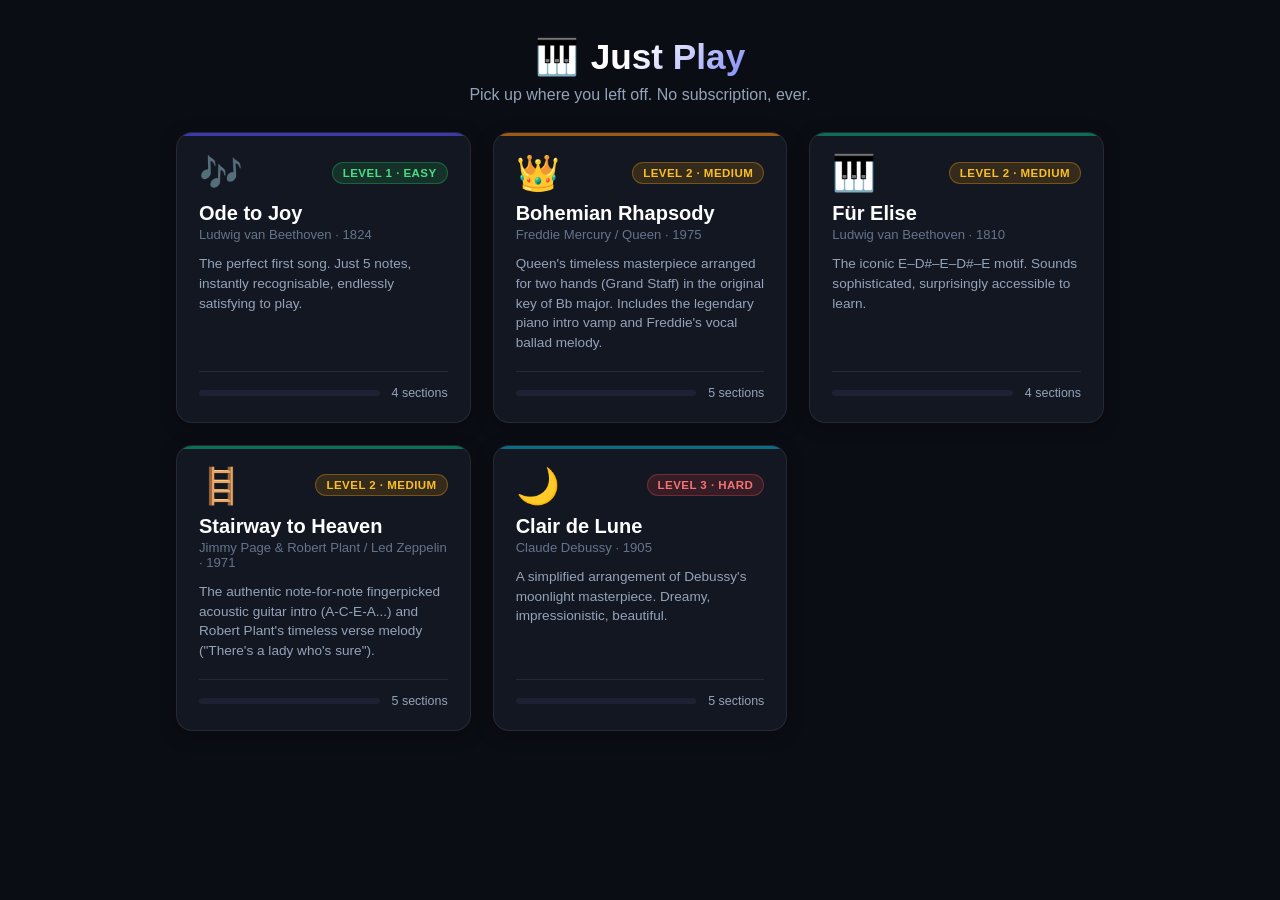
<file: index.html>
<!DOCTYPE html>
<html lang="en">
<head>
  <meta charset="UTF-8">
  <meta name="viewport" content="width=device-width, initial-scale=1.0, viewport-fit=cover">
  <meta name="apple-mobile-web-app-capable" content="yes">
  <meta name="apple-mobile-web-app-status-bar-style" content="black-translucent">
  <meta name="description" content="Just Play — a free piano learning app. No subscription. Pick up where you left off.">
  <title>Just Play 🎹</title>
  <link rel="icon" href="data:image/svg+xml,<svg xmlns=%22http://www.w3.org/2000/svg%22 viewBox=%220 0 100 100%22><text y=%22.9em%22 font-size=%2290%22>🎹</text></svg>">
  <link rel="stylesheet" href="style.css">
</head>
<body>

<div class="home-wrap">

  <!-- Header -->
  <header class="home-header">
    <div class="logo">🎹 <span class="logo-word">Just Play</span></div>
    <p class="tagline">Pick up where you left off. No subscription, ever.</p>
  </header>

  <!-- Resume banner (injected by JS if there's a last-played song) -->
  <div id="resume-container"></div>

  <!-- Song cards grid -->
  <div class="songs-grid" id="songs-grid">
    <!-- Injected by app.js -->
  </div>

</div>

<script src="js/songs.js"></script>
<script src="js/app.js"></script>
</body>
</html>
</file>
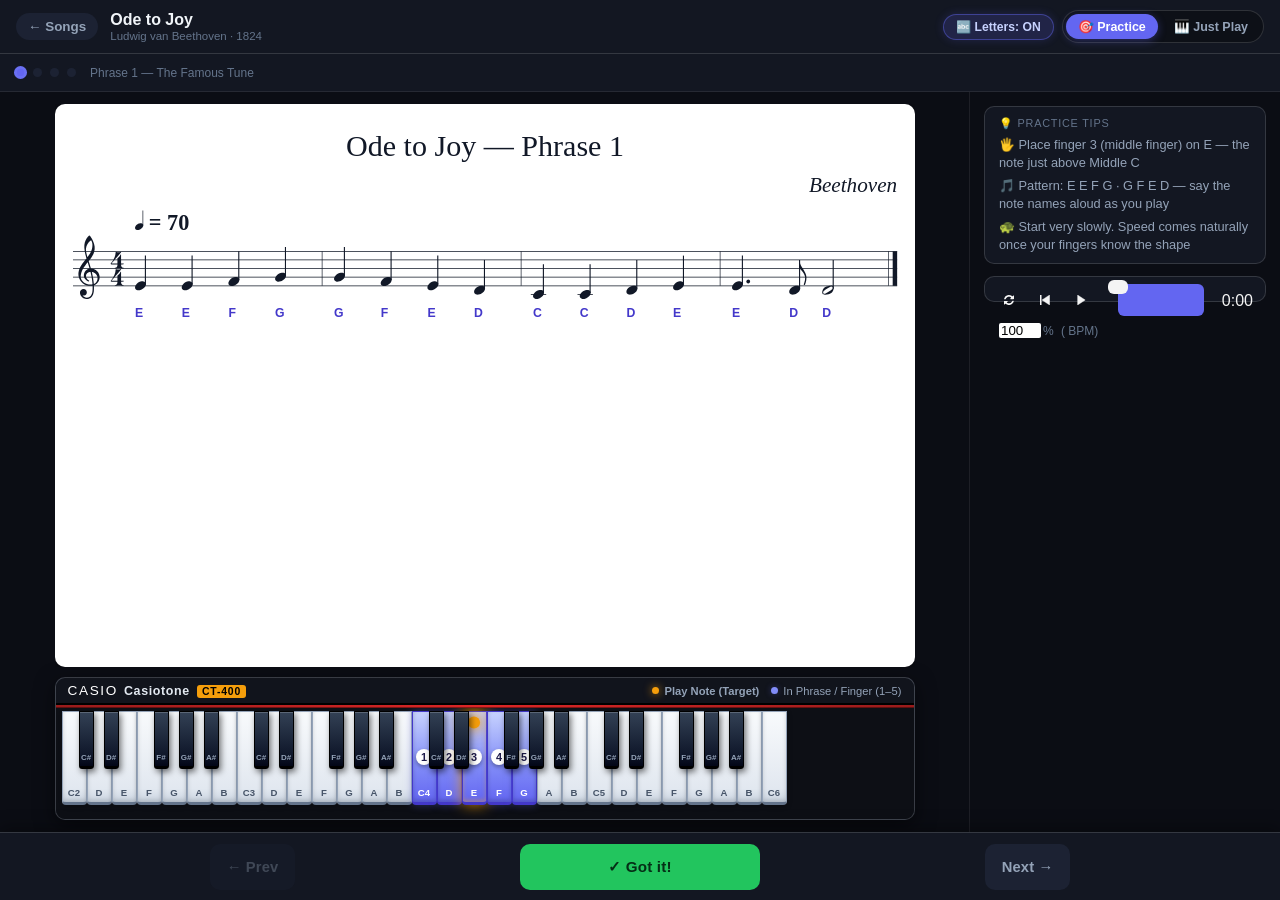
<file: player.html>
<!DOCTYPE html>
<html lang="en">
<head>
  <meta charset="UTF-8">
  <meta name="viewport" content="width=device-width, initial-scale=1.0, viewport-fit=cover, maximum-scale=1.0, user-scalable=no">
  <meta name="apple-mobile-web-app-capable" content="yes">
  <meta name="apple-mobile-web-app-status-bar-style" content="black-translucent">
  <title>Just Play 🎹</title>
  <link rel="icon" href="data:image/svg+xml,<svg xmlns=%22http://www.w3.org/2000/svg%22 viewBox=%220 0 100 100%22><text y=%22.9em%22 font-size=%2290%22>🎹</text></svg>">
  <link rel="stylesheet" href="abcjs-audio.css">
  <link rel="stylesheet" href="style.css">
  <script src="js/abcjs-basic-min.js"></script>
</head>
<body>

<div class="player-wrap" id="player-wrap">

  <!-- Header -->
  <header class="player-header">
    <a href="index.html" class="btn-back">← Songs</a>
    <div class="header-info">
      <h1 id="song-title">Loading…</h1>
      <p class="header-sub" id="song-sub"></p>
    </div>

    <div class="header-controls">
      <!-- Note Letters Toggle -->
      <button id="btn-toggle-letters" class="btn-letters active" onclick="toggleNoteLetters()" title="Toggle note letters under notes" aria-label="Toggle note letter names under sheet music">
        <span class="letters-icon">🔤</span> <span id="letters-btn-text">Letters: ON</span>
      </button>

      <!-- Mode Selector: Section Practice vs Just Play Continuous -->
      <div class="mode-toggle">
        <button id="btn-mode-practice" class="btn-mode active" onclick="switchMode('practice')">
          🎯 Practice
        </button>
        <button id="btn-mode-justplay" class="btn-mode" onclick="switchMode('justplay')">
          🎹 Just Play
        </button>
      </div>
    </div>
  </header>

  <!-- Section Dots (Visible in Practice Mode) -->
  <div class="dots-bar" id="dots-bar"></div>

  <!-- Main Body -->
  <div class="player-body">
    <!-- Left Column: Sheet Music & Casiotone Keyboard -->
    <div class="notation-col">
      <div class="notation-scroll-container" id="notation-scroll-container">
        <div id="notation">
          <div class="loading-box"><div class="spinner"></div><p>Loading score…</p></div>
        </div>
      </div>
      <!-- Casiotone CT-400 Piano Keyboard -->
      <div id="piano-keyboard-container" class="piano-keyboard-container"></div>
    </div>

    <!-- Right Column: Tips & Audio Controls -->
    <div class="side-col" id="side-col">
      <div class="tips-card" id="tips-card">
        <div class="tips-title">💡 Practice Tips</div>
        <ul class="tips-list" id="tips-list"><li>Loading…</li></ul>
      </div>
      <div class="audio-wrap">
        <div id="audio-player"></div>
      </div>
    </div>
  </div>

  <!-- Pinned Bottom Action Footer -->
  <footer class="player-footer">
    <div id="footer-practice-controls" class="footer-controls-row">
      <button class="btn btn-nav" id="btn-prev" onclick="prevSection()" disabled>← Prev</button>
      <button class="btn btn-got-it" id="btn-got-it" onclick="markDone()">✓ Got it!</button>
      <button class="btn btn-nav" id="btn-next" onclick="nextSection()">Next →</button>
    </div>
    <div id="footer-justplay-controls" class="footer-controls-row" style="display: none;">
      <button class="btn btn-nav" id="btn-jp-restart" onclick="restartJustPlay()">↺ Restart</button>
      <button class="btn btn-got-it" id="btn-jp-complete" onclick="markDone()">✓ Mastered Song!</button>
      <button class="btn btn-nav" id="btn-jp-backtopractice" onclick="switchMode('practice')">🎯 Practice Phrases</button>
    </div>
  </footer>

</div>

<!-- 2-Second Count-In Metronome Overlay -->
<div id="count-in-overlay" class="count-in-overlay">
  <div class="count-in-title">Get Ready</div>
  <div id="count-in-number" class="count-in-number">2</div>
  <div id="count-in-sub" class="count-in-sub">Place fingers on Note 1…</div>
</div>

<div id="toast"></div>

<script src="js/songs.js"></script>
<script src="js/keyboard.js"></script>
<script src="js/player.js"></script>
</body>
</html>
</file>
<file: style.css>
/* ──────────────────────────────────────────────────────────
   Just Play — Design System & Styles
   A modern, dark, tactile music learning interface.
   ────────────────────────────────────────────────────────── */

:root {
  --bg:          #0b0d14;
  --surface:     #131722;
  --surface2:    #1c2233;
  --surface3:    #252e42;
  --border:      rgba(255, 255, 255, 0.08);
  --border2:     rgba(255, 255, 255, 0.14);
  --text:        #f1f5f9;
  --text2:       #94a3b8;
  --text3:       #64748b;
  --accent:      #6366f1;
  --accent-glow: rgba(99, 102, 241, 0.35);
  --accent-light:#818cf8;
  --success:     #22c55e;
  --success-glow:rgba(34, 197, 94, 0.35);
  --gold:        #f59e0b;
  --radius-xs:   6px;
  --radius-sm:   10px;
  --radius:      16px;
  --radius-lg:   24px;
  --shadow:      0 8px 32px rgba(0, 0, 0, 0.45);
  --header-h:    54px;
  --footer-h:    68px;
  --pad:         16px;
  --font:        -apple-system, BlinkMacSystemFont, "Segoe UI", Roboto, Helvetica, Arial, sans-serif;
}

*, *::before, *::after {
  box-sizing: border-box;
  margin: 0;
  padding: 0;
}

html, body {
  height: 100%;
  background: var(--bg);
  color: var(--text);
  font-family: var(--font);
  -webkit-font-smoothing: antialiased;
  -moz-osx-font-smoothing: grayscale;
  user-select: none;
  -webkit-user-select: none;
  touch-action: manipulation;
  overflow: hidden;
}

a { color: inherit; text-decoration: none; }
button { font-family: inherit; cursor: pointer; border: none; outline: none; }

/* ── Home View ───────────────────────────────────────────── */
.home-wrap {
  max-width: 960px;
  margin: 0 auto;
  padding: 36px var(--pad) 80px;
  height: 100%;
  overflow-y: auto;
  -webkit-overflow-scrolling: touch;
}

.home-header {
  margin-bottom: 28px;
  text-align: center;
}

.logo {
  font-size: 2.2rem;
  font-weight: 800;
  display: inline-flex;
  align-items: center;
  gap: 12px;
}

.logo-word {
  background: linear-gradient(135deg, #ffffff 30%, var(--accent-light) 100%);
  -webkit-background-clip: text;
  -webkit-text-fill-color: transparent;
}

.tagline {
  color: var(--text2);
  font-size: 1rem;
  margin-top: 8px;
}

/* Resume Banner */
.resume-banner {
  background: linear-gradient(135deg, rgba(99, 102, 241, 0.25) 0%, rgba(34, 197, 94, 0.18) 100%);
  border: 1px solid rgba(99, 102, 241, 0.45);
  border-radius: var(--radius);
  padding: 18px 24px;
  margin-bottom: 36px;
  display: flex;
  align-items: center;
  justify-content: space-between;
  gap: 20px;
  cursor: pointer;
  box-shadow: 0 8px 24px rgba(0, 0, 0, 0.3);
  transition: transform 0.18s, border-color 0.18s, box-shadow 0.18s;
}

.resume-banner:hover {
  transform: translateY(-2px);
  border-color: var(--accent-light);
  box-shadow: 0 12px 30px rgba(99, 102, 241, 0.25);
}

.resume-left {
  display: flex;
  align-items: center;
  gap: 16px;
}

.resume-emoji {
  font-size: 2.4rem;
  line-height: 1;
}

.resume-details {
  display: flex;
  flex-direction: column;
  gap: 2px;
}

.resume-tag {
  font-size: 0.72rem;
  color: var(--accent-light);
  text-transform: uppercase;
  letter-spacing: 0.08em;
  font-weight: 700;
}

.resume-title {
  font-size: 1.25rem;
  font-weight: 700;
  color: #fff;
}

.resume-sub {
  font-size: 0.85rem;
  color: var(--text2);
}

.resume-button {
  background: var(--accent);
  color: #ffffff;
  font-size: 0.9rem;
  font-weight: 700;
  padding: 10px 20px;
  border-radius: 40px;
  white-space: nowrap;
  transition: filter 0.15s, transform 0.12s;
  box-shadow: 0 4px 14px rgba(99, 102, 241, 0.4);
}

.resume-button:hover {
  filter: brightness(1.15);
  transform: scale(1.03);
}

/* Songs Grid */
.songs-grid {
  display: grid;
  grid-template-columns: repeat(auto-fill, minmax(280px, 1fr));
  gap: 22px;
}

.song-card {
  background: var(--surface);
  border: 1px solid var(--border);
  border-radius: var(--radius);
  padding: 22px;
  display: flex;
  flex-direction: column;
  justify-content: space-between;
  min-height: 240px;
  cursor: pointer;
  transition: transform 0.2s, border-color 0.2s, box-shadow 0.2s;
  position: relative;
  overflow: hidden;
  box-shadow: 0 4px 18px rgba(0, 0, 0, 0.25);
}

.song-card::before {
  content: "";
  position: absolute;
  top: 0;
  left: 0;
  right: 0;
  height: 3px;
  background: var(--song-accent, var(--accent));
  opacity: 0.7;
}

.song-card:hover {
  transform: translateY(-4px);
  border-color: var(--border2);
  box-shadow: 0 14px 34px rgba(0, 0, 0, 0.45);
}

.song-card-header {
  display: flex;
  align-items: center;
  justify-content: space-between;
  gap: 10px;
  margin-bottom: 12px;
}

.song-emoji {
  font-size: 2.2rem;
  line-height: 1;
}

.diff-badge {
  font-size: 0.72rem;
  font-weight: 700;
  padding: 4px 10px;
  border-radius: 20px;
  text-transform: uppercase;
  letter-spacing: 0.04em;
}

.diff-1 { background: rgba(34, 197, 94, 0.15); color: #4ade80; border: 1px solid rgba(34, 197, 94, 0.35); }
.diff-2 { background: rgba(245, 158, 11, 0.15); color: #fbbf24; border: 1px solid rgba(245, 158, 11, 0.35); }
.diff-3 { background: rgba(239, 68, 68, 0.15); color: #f87171; border: 1px solid rgba(239, 68, 68, 0.35); }

.song-card-content {
  flex: 1;
  display: flex;
  flex-direction: column;
}

.song-title {
  font-size: 1.25rem;
  font-weight: 700;
  color: #fff;
  margin-bottom: 2px;
}

.song-composer {
  font-size: 0.82rem;
  color: var(--text3);
  margin-bottom: 8px;
}

.song-desc {
  font-size: 0.85rem;
  color: var(--text2);
  line-height: 1.45;
  margin-top: 4px;
}

.song-card-footer {
  margin-top: 18px;
  padding-top: 14px;
  border-top: 1px solid var(--border);
  display: flex;
  flex-direction: column;
  gap: 8px;
}

.progress-info {
  display: flex;
  align-items: center;
  gap: 12px;
}

.progress-bar-bg {
  flex: 1;
  height: 6px;
  background: var(--surface2);
  border-radius: 4px;
  overflow: hidden;
}

.progress-bar-fill {
  height: 100%;
  background: var(--success);
  border-radius: 4px;
  transition: width 0.3s ease;
}

.progress-label {
  font-size: 0.78rem;
  color: var(--text2);
  white-space: nowrap;
}

.song-last-played {
  font-size: 0.72rem;
  color: var(--text3);
}

/* ── Player View — Viewport Optimized for iPad & Mobile ──── */
.player-wrap {
  height: 100vh;
  height: 100dvh;
  display: flex;
  flex-direction: column;
  overflow: hidden;
  position: fixed;
  top: 0;
  left: 0;
  right: 0;
  bottom: 0;
  padding-bottom: env(safe-area-inset-bottom);
}

/* Player Header */
.player-header {
  background: var(--surface);
  border-bottom: 1px solid var(--border2);
  padding: 0 var(--pad);
  height: var(--header-h);
  display: flex;
  align-items: center;
  gap: 12px;
  flex-shrink: 0;
  z-index: 20;
}

.btn-back {
  background: var(--surface2);
  color: var(--text2);
  padding: 6px 12px;
  border-radius: 30px;
  font-size: 0.84rem;
  font-weight: 600;
  transition: filter 0.15s;
  display: flex;
  align-items: center;
  white-space: nowrap;
}
.btn-back:hover { filter: brightness(1.35); }

.header-info { flex: 1; min-width: 0; }
.header-info h1 {
  font-size: 1rem;
  font-weight: 700;
  white-space: nowrap;
  overflow: hidden;
  text-overflow: ellipsis;
}
.header-info .header-sub { font-size: 0.72rem; color: var(--text3); margin-top: 1px; }

/* Header Controls: Letters Toggle & Mode Switcher */
.header-controls {
  display: flex;
  align-items: center;
  gap: 8px;
}

.btn-letters {
  background: #0d1017;
  color: var(--text2);
  font-size: 0.76rem;
  font-weight: 600;
  padding: 5px 12px;
  border: 1px solid var(--border2);
  border-radius: 20px;
  cursor: pointer;
  transition: all 0.15s ease;
  white-space: nowrap;
  display: flex;
  align-items: center;
  gap: 4px;
}

.btn-letters:hover {
  color: var(--text);
  border-color: rgba(255, 255, 255, 0.25);
}

.btn-letters.active {
  background: rgba(99, 102, 241, 0.18);
  color: #c7d2fe;
  border-color: rgba(99, 102, 241, 0.45);
  box-shadow: 0 0 10px rgba(99, 102, 241, 0.2);
}

/* Mode Switcher */
.mode-toggle {
  display: flex;
  background: #0d1017;
  border: 1px solid var(--border2);
  border-radius: 30px;
  padding: 3px;
  gap: 4px;
}

.btn-mode {
  background: transparent;
  color: var(--text2);
  font-size: 0.78rem;
  font-weight: 600;
  padding: 5px 12px;
  border-radius: 20px;
  transition: background 0.15s, color 0.15s, transform 0.1s;
  white-space: nowrap;
}

.btn-mode.active {
  background: var(--accent);
  color: #ffffff;
  box-shadow: 0 2px 8px var(--accent-glow);
}

/* Section Dots Bar */
.dots-bar {
  background: var(--surface);
  border-bottom: 1px solid var(--border);
  padding: 0 var(--pad);
  height: 38px;
  display: flex;
  align-items: center;
  gap: 8px;
  flex-shrink: 0;
  overflow-x: auto;
  -webkit-overflow-scrolling: touch;
  scrollbar-width: none;
  z-index: 15;
}
.dots-bar::-webkit-scrollbar { display: none; }

.dot {
  width: 9px; height: 9px;
  border-radius: 50%;
  background: var(--surface2);
  flex-shrink: 0;
  cursor: pointer;
  transition: transform 0.18s, background 0.18s;
  border: 2px solid transparent;
}
.dot:hover { filter: brightness(1.4); }
.dot.done   { background: var(--success); }
.dot.active { background: var(--accent); transform: scale(1.45); border-color: rgba(129,140,248,0.25); }
.dot-label { font-size: 0.75rem; color: var(--text3); white-space: nowrap; flex-shrink: 0; margin-left: 6px; }

/* ── Player Body ─────────────────────────────────────────── */
.player-body {
  flex: 1;
  min-height: 0;
  display: flex;
  overflow: hidden;
}

@media (min-width: 920px) and (orientation: landscape) {
  .player-body { flex-direction: row; }

  .notation-col {
    flex: 3;
    border-right: 1px solid var(--border);
    display: flex;
    flex-direction: column;
    align-items: center;
    justify-content: space-between;
    overflow-y: auto;
    -webkit-overflow-scrolling: touch;
    padding: 12px 18px;
    gap: 10px;
  }

  .side-col {
    flex: 1;
    min-width: 260px;
    max-width: 310px;
    display: flex;
    flex-direction: column;
    overflow-y: auto;
    -webkit-overflow-scrolling: touch;
    padding: 14px;
    gap: 12px;
  }
}

@media not ((min-width: 920px) and (orientation: landscape)) {
  .player-body { flex-direction: column; }

  .notation-col {
    flex: 1;
    min-height: 0;
    overflow-y: auto;
    -webkit-overflow-scrolling: touch;
    padding: 10px 12px;
    display: flex;
    flex-direction: column;
    align-items: center;
    gap: 8px;
  }

  .side-col {
    flex-shrink: 0;
    padding: 6px 12px 0;
    display: flex;
    flex-direction: column;
    gap: 8px;
    overflow-y: auto;
    max-height: 28vh;
  }
}

/* ── High-Contrast Sheet Music Area & Auto-Scroll Viewport ── */
.notation-scroll-container {
  width: 100%;
  max-width: 860px;
  flex: 1;
  min-height: 0;
  overflow-y: auto;
  -webkit-overflow-scrolling: touch;
  display: flex;
  justify-content: center;
}

#notation {
  width: 100%;
  background: #ffffff;
  border-radius: var(--radius-sm);
  padding: 14px 18px;
  box-shadow: 0 4px 20px rgba(0, 0, 0, 0.4);
  display: flex;
  align-items: center;
  justify-content: center;
  min-height: 130px;
  color: #111827;
  position: relative;
}

#notation svg {
  width: 100% !important;
  height: auto !important;
}

/* SVG Playhead Cursor for Just Play */
.abcjs-playhead-cursor {
  stroke: var(--gold) !important;
  stroke-width: 3.5px !important;
  filter: drop-shadow(0 0 6px var(--gold));
  transition: all 0.08s ease-out;
}

/* Active note highlight on score */
.active-note-svg {
  fill: var(--accent) !important;
  stroke: var(--accent) !important;
}

/* Musical note letter names beneath notes */
.abcjs-annotation {
  font-family: -apple-system, BlinkMacSystemFont, "Segoe UI", Roboto, sans-serif !important;
  font-size: 11px !important;
  font-weight: 800 !important;
  fill: #4338ca !important;
  letter-spacing: -0.01em;
}

/* ── Casiotone CT-400 Keyboard Component (Scales to fit iPad) ── */
.piano-keyboard-container {
  width: 100%;
  max-width: 860px;
  flex-shrink: 0;
  margin-top: auto;
}

.casiotone-chassis {
  background: linear-gradient(180deg, #1e2430 0%, #151922 100%);
  border: 1px solid rgba(255, 255, 255, 0.15);
  border-radius: var(--radius-sm);
  box-shadow: 0 6px 20px rgba(0, 0, 0, 0.5), inset 0 1px 0 rgba(255, 255, 255, 0.1);
  overflow: hidden;
  display: flex;
  flex-direction: column;
}

/* Top Panel */
.casiotone-panel {
  display: flex;
  align-items: center;
  justify-content: space-between;
  padding: 5px 12px;
  background: #11141c;
  border-bottom: 2px solid #000;
}

.casiotone-branding {
  display: flex;
  align-items: center;
  gap: 6px;
}

.casio-logo {
  font-family: 'Arial Black', Impact, sans-serif;
  font-size: 0.85rem;
  letter-spacing: 0.12em;
  color: #fff;
}

.casiotone-text {
  font-size: 0.78rem;
  font-weight: 700;
  letter-spacing: 0.05em;
  color: #e2e8f0;
}

.ct400-badge {
  background: var(--gold);
  color: #000;
  font-size: 0.65rem;
  font-weight: 800;
  padding: 1px 5px;
  border-radius: 3px;
  margin-left: 3px;
  letter-spacing: 0.08em;
}

.casiotone-legend {
  display: flex;
  align-items: center;
  gap: 12px;
  font-size: 0.7rem;
  color: var(--text2);
}

.legend-item {
  display: flex;
  align-items: center;
  gap: 5px;
}

.legend-dot {
  width: 7px;
  height: 7px;
  border-radius: 50%;
}

.tracker-legend-dot {
  background: var(--gold);
  box-shadow: 0 0 8px rgba(245, 158, 11, 0.8);
}

.key-dot {
  background: var(--accent-light);
  box-shadow: 0 0 6px var(--accent-glow);
}

/* Red Felt Strip */
.casiotone-felt {
  height: 3px;
  background: linear-gradient(90deg, #991b1b, #dc2626, #991b1b);
  border-bottom: 1px solid rgba(0, 0, 0, 0.4);
}

/* Scroll Viewport */
.casiotone-keys-viewport {
  overflow-x: auto;
  -webkit-overflow-scrolling: touch;
  scrollbar-width: thin;
  scrollbar-color: var(--surface3) transparent;
  padding: 3px 4px 6px;
  background: #0d0f15;
}

.casiotone-keys-bed {
  display: inline-flex;
  position: relative;
  height: 102px;
  padding: 0 2px;
  user-select: none;
}

/* Key Group */
.key-group {
  position: relative;
  display: inline-flex;
}

/* Piano Key Common */
.piano-key {
  position: relative;
  cursor: pointer;
  user-select: none;
  -webkit-user-select: none;
  display: flex;
  flex-direction: column;
  align-items: center;
  justify-content: flex-end;
  padding-bottom: 4px;
  transition: background 0.12s, transform 0.08s, box-shadow 0.12s;
}

/* White Key (Compact for iPad) */
.white-key {
  width: 25px;
  height: 94px;
  background: linear-gradient(180deg, #f8fafc 0%, #e2e8f0 85%, #cbd5e1 100%);
  border: 1px solid #94a3b8;
  border-bottom: 3px solid #64748b;
  border-radius: 0 0 4px 4px;
  box-shadow: inset 0 -2px 4px rgba(0, 0, 0, 0.15), 1px 2px 4px rgba(0, 0, 0, 0.25);
  z-index: 1;
  color: #475569;
}

.white-key:hover {
  background: linear-gradient(180deg, #ffffff 0%, #f1f5f9 100%);
}

.white-key.pressed, .white-key:active {
  background: #e2e8f0;
  transform: translateY(2px);
  border-bottom-width: 1px;
  box-shadow: inset 0 2px 4px rgba(0, 0, 0, 0.3);
}

/* Black Key */
.black-key {
  width: 15px;
  height: 58px;
  background: linear-gradient(180deg, #334155 0%, #0f172a 80%, #020617 100%);
  border: 1px solid #000;
  border-bottom: 3px solid #000;
  border-radius: 0 0 3px 3px;
  box-shadow: 2px 3px 6px rgba(0, 0, 0, 0.55), inset 0 1px 0 rgba(255, 255, 255, 0.2);
  position: absolute;
  left: 17px;
  top: 0;
  z-index: 2;
  color: #94a3b8;
}

.black-key:hover {
  background: linear-gradient(180deg, #475569 0%, #1e293b 100%);
}

.black-key.pressed, .black-key:active {
  background: #0f172a;
  transform: translateY(2px);
  border-bottom-width: 1px;
  box-shadow: inset 0 2px 4px rgba(0, 0, 0, 0.6);
}

/* Moving Orange Play-Along Tracker Dot */
.play-tracker-dot {
  position: absolute;
  top: 6px;
  left: 50%;
  transform: translateX(-50%) scale(0);
  width: 9px;
  height: 9px;
  border-radius: 50%;
  background: var(--gold);
  box-shadow: 0 0 8px var(--gold), 0 0 16px rgba(245, 158, 11, 0.85);
  z-index: 6;
  opacity: 0;
  transition: transform 0.12s cubic-bezier(0.34, 1.56, 0.64, 1), opacity 0.12s;
  pointer-events: none;
}

.black-key .play-tracker-dot {
  top: 5px;
  width: 8px;
  height: 8px;
}

.play-tracker-dot.active-tracker {
  transform: translateX(-50%) scale(1.35);
  opacity: 1;
  animation: pulse-dot 1.2s ease-in-out infinite alternate;
}

@keyframes pulse-dot {
  0% { transform: translateX(-50%) scale(1.15); box-shadow: 0 0 6px var(--gold), 0 0 12px rgba(245, 158, 11, 0.7); }
  100% { transform: translateX(-50%) scale(1.5); box-shadow: 0 0 10px var(--gold), 0 0 22px rgba(245, 158, 11, 0.95); }
}

.piano-key.is-current-target {
  box-shadow: 0 0 14px rgba(245, 158, 11, 0.8), inset 0 -2px 4px rgba(245, 158, 11, 0.4) !important;
  border-color: #f59e0b !important;
}

/* Active Keys in Section */
.white-key.active-key {
  background: linear-gradient(180deg, #c7d2fe 0%, #818cf8 60%, #6366f1 100%) !important;
  color: #ffffff !important;
  border-color: #4338ca !important;
  box-shadow: 0 0 8px var(--accent-glow), inset 0 -2px 4px rgba(0, 0, 0, 0.2);
}

.black-key.active-key {
  background: linear-gradient(180deg, #818cf8 0%, #4338ca 100%) !important;
  color: #ffffff !important;
  border-color: #312e81 !important;
  box-shadow: 0 0 8px var(--accent-glow);
}

/* Finger Badge inside Key */
.finger-badge {
  position: absolute;
  top: 50%;
  left: 50%;
  transform: translate(-50%, -50%);
  width: 16px;
  height: 16px;
  background: #ffffff;
  color: #1e1b4b;
  font-size: 0.68rem;
  font-weight: 800;
  border-radius: 50%;
  display: none;
  align-items: center;
  justify-content: center;
  box-shadow: 0 2px 4px rgba(0,0,0,0.35);
  z-index: 5;
}

.black-key .finger-badge {
  top: 40%;
  width: 13px;
  height: 13px;
  font-size: 0.6rem;
}

.key-name {
  font-size: 0.6rem;
  font-weight: 700;
  pointer-events: none;
}

.black-key .key-name {
  font-size: 0.5rem;
}

/* ── Tips Card ───────────────────────────────────────────── */
.tips-card {
  background: var(--surface);
  border: 1px solid var(--border2);
  border-radius: var(--radius-sm);
  padding: 10px 14px;
  flex-shrink: 0;
}

.tips-title {
  font-size: 0.68rem;
  text-transform: uppercase;
  letter-spacing: 0.07em;
  color: var(--text3);
  margin-bottom: 6px;
}

.tips-list {
  list-style: none;
  display: flex;
  flex-direction: column;
  gap: 5px;
}

.tips-list li {
  font-size: 0.8rem;
  color: var(--text2);
  line-height: 1.4;
}

/* ── Audio Player (abcjs SynthController) ────────────────── */
.audio-wrap {
  flex-shrink: 0;
}

.abcjs-inline-audio {
  background: var(--surface) !important;
  border: 1px solid var(--border2) !important;
  border-radius: var(--radius-sm) !important;
  padding: 6px 10px !important;
  display: flex !important;
  align-items: center !important;
  gap: 6px !important;
  flex-wrap: wrap !important;
}

.abcjs-inline-audio button {
  background: var(--accent) !important;
  color: #fff !important;
  border-radius: var(--radius-xs) !important;
  padding: 5px 9px !important;
  min-height: 32px !important;
  font-size: 0.82rem !important;
  border: none !important;
  transition: filter 0.15s !important;
}

.abcjs-inline-audio button:hover { filter: brightness(1.15) !important; }

.abcjs-inline-audio .abcjs-tempo-wrapper {
  display: flex !important;
  align-items: center !important;
  gap: 4px !important;
  font-size: 0.75rem !important;
  color: var(--text3) !important;
}

.abcjs-inline-audio input[type=range] {
  accent-color: var(--accent) !important;
}

.abcjs-inline-audio .abcjs-progress-indicator {
  background: var(--accent) !important;
}

.abcjs-inline-audio .abcjs-progress-background {
  background: var(--surface2) !important;
}

/* ── Loading skeleton ────────────────────────────────────── */
.loading-box {
  display: flex;
  flex-direction: column;
  align-items: center;
  justify-content: center;
  gap: 10px;
  height: 100%;
  color: var(--text3);
}

.spinner {
  width: 26px; height: 26px;
  border: 3px solid var(--border2);
  border-top-color: var(--accent);
  border-radius: 50%;
  animation: spin 0.75s linear infinite;
}

@keyframes spin { to { transform: rotate(360deg); } }

/* ── Pinned Bottom Action Footer (Always Visible on iPad) ─── */
.player-footer {
  background: var(--surface);
  border-top: 1px solid var(--border2);
  padding: 8px var(--pad);
  display: flex;
  align-items: center;
  justify-content: center;
  flex-shrink: 0;
  min-height: var(--footer-h);
  z-index: 100;
  box-shadow: 0 -4px 16px rgba(0, 0, 0, 0.35);
}

.footer-controls-row {
  display: flex;
  align-items: center;
  justify-content: space-between;
  gap: 10px;
  width: 100%;
  max-width: 860px;
}

.btn {
  display: inline-flex;
  align-items: center;
  justify-content: center;
  gap: 6px;
  min-height: 46px;
  padding: 8px 16px;
  border-radius: var(--radius-sm);
  font-size: 0.92rem;
  font-weight: 600;
  letter-spacing: 0.01em;
  transition: transform 0.12s, filter 0.12s;
  user-select: none;
  -webkit-user-select: none;
}

.btn:active   { transform: scale(0.94); }
.btn:disabled { opacity: 0.35; pointer-events: none; }

.btn-nav {
  background: var(--surface2);
  color: var(--text2);
  min-width: 85px;
}
.btn-nav:hover { filter: brightness(1.35); }

.btn-got-it {
  background: var(--success);
  color: #052e16;
  font-weight: 800;
  flex: 1;
  max-width: 240px;
  font-size: 0.95rem;
}
.btn-got-it:hover { filter: brightness(1.08); }

.btn-got-it.is-done {
  background: var(--surface2);
  color: var(--success);
  font-weight: 700;
}

/* ── Count-In Overlay & Metronome Badge ─────────────────── */
.count-in-overlay {
  position: fixed;
  top: 50%;
  left: 50%;
  transform: translate(-50%, -50%) scale(0.8);
  background: rgba(19, 23, 34, 0.96);
  border: 2px solid var(--gold);
  border-radius: var(--radius);
  padding: 20px 40px;
  display: flex;
  flex-direction: column;
  align-items: center;
  gap: 8px;
  z-index: 300;
  box-shadow: 0 16px 48px rgba(0, 0, 0, 0.75), 0 0 32px rgba(245, 158, 11, 0.4);
  opacity: 0;
  pointer-events: none;
  transition: transform 0.18s cubic-bezier(0.34, 1.56, 0.64, 1), opacity 0.18s;
}

.count-in-overlay.show {
  opacity: 1;
  transform: translate(-50%, -50%) scale(1);
}

.count-in-title {
  font-size: 0.8rem;
  text-transform: uppercase;
  letter-spacing: 0.12em;
  color: var(--gold);
  font-weight: 800;
}

.count-in-number {
  font-size: 3.4rem;
  font-weight: 900;
  color: #ffffff;
  line-height: 1;
  text-shadow: 0 0 18px var(--gold);
}

.count-in-sub {
  font-size: 0.82rem;
  color: var(--text2);
}

/* ── Toast ───────────────────────────────────────────────── */
#toast {
  position: fixed;
  bottom: calc(var(--footer-h) + 12px);
  left: 50%;
  transform: translateX(-50%) translateY(20px);
  background: var(--success);
  color: #052e16;
  padding: 12px 24px;
  border-radius: var(--radius);
  font-weight: 700;
  font-size: 1rem;
  opacity: 0;
  pointer-events: none;
  transition: opacity 0.3s, transform 0.3s;
  z-index: 200;
  white-space: nowrap;
  box-shadow: var(--shadow);
}

#toast.show {
  opacity: 1;
  transform: translateX(-50%) translateY(0);
}
</file>
<file: abcjs-audio.css>
/* Some basic CSS to make the Audio controls in abcjs presentable. */

.abcjs-inline-audio {
	height: 26px;
	padding: 0 5px;
	border-radius: 3px;
	background-color: #424242;
	display: flex;
	align-items: center;
	box-sizing: border-box;
}

.abcjs-inline-audio.abcjs-disabled {
	opacity: 0.5;
}

.abcjs-inline-audio .abcjs-btn {
	display: block;
	width: 28px;
	height: 34px;
	margin-right: 2px;
	padding: 7px 4px;

	background: none !important;
	border: 1px solid transparent;
	box-sizing: border-box;
	line-height: 1;
}

.abcjs-btn g {
	fill: #f4f4f4;
	stroke: #f4f4f4;
}

.abcjs-inline-audio .abcjs-btn:hover g {
	fill: #cccccc;
	stroke: #cccccc;
}

.abcjs-inline-audio .abcjs-midi-selection.abcjs-pushed {
	border: 1px solid #cccccc;
	background-color: #666666;
	box-sizing: border-box;
}

.abcjs-inline-audio .abcjs-midi-loop.abcjs-pushed {
	border: 1px solid #cccccc;
	background-color: #666666;
	box-sizing: border-box;
}

.abcjs-inline-audio .abcjs-midi-reset.abcjs-pushed {
	border: 1px solid #cccccc;
	background-color: #666666;
	box-sizing: border-box;
}

.abcjs-inline-audio .abcjs-midi-start .abcjs-pause-svg {
	display: none;
}

.abcjs-inline-audio .abcjs-midi-start .abcjs-loading-svg {
	display: none;
}

.abcjs-inline-audio .abcjs-midi-start.abcjs-pushed .abcjs-play-svg {
	display: none;
}

.abcjs-inline-audio .abcjs-midi-start.abcjs-loading .abcjs-play-svg {
	display: none;
}

.abcjs-inline-audio .abcjs-midi-start.abcjs-pushed .abcjs-pause-svg {
	display: block;
}

.abcjs-inline-audio .abcjs-midi-progress-background {
	background-color: #424242;
	height: 10px;
	border-radius: 5px;
	border: 2px solid #cccccc;
	margin: 0 8px 0 15px;
	position: relative;
	flex: 1;
	padding: 0;
	box-sizing: border-box;
}

.abcjs-inline-audio .abcjs-midi-progress-indicator {
	width: 20px;
	margin-left: -10px; /* half of the width */
	height: 14px;
	background-color: #f4f4f4;
	position: absolute;
	display: inline-block;
	border-radius: 6px;
	top: -4px;
	left: 0;
	box-sizing: border-box;
}

.abcjs-inline-audio .abcjs-midi-clock {
	margin-left: 4px;
	margin-top: 1px;
	margin-right: 2px;
	display: inline-block;
	font-family: sans-serif;
	font-size: 16px;
	box-sizing: border-box;
	color: #f4f4f4;
}

.abcjs-inline-audio .abcjs-tempo-wrapper {
	font-size: 10px;
	color: #f4f4f4;
	box-sizing: border-box;
	display: flex;
	align-items: center;
}

.abcjs-inline-audio .abcjs-midi-tempo {
	border-radius: 2px;
	border: none;
	margin: 0 2px 0 4px;
	width: 42px;
	padding-left: 2px;
	box-sizing: border-box;
}

.abcjs-inline-audio .abcjs-loading .abcjs-loading-svg {
	display: inherit;
}

.abcjs-inline-audio .abcjs-loading {
	outline: none;
	animation-name: abcjs-spin;
	animation-duration: 1s;
	animation-iteration-count: infinite;
	animation-timing-function: linear;

}
.abcjs-inline-audio .abcjs-loading-svg circle {
	stroke: #f4f4f4;
}

@keyframes abcjs-spin {
	from {transform:rotate(0deg);}
	to {transform:rotate(360deg);}
}

/* Adding the class "abcjs-large" will make the control easier on a touch device. */
.abcjs-large .abcjs-inline-audio {
	height: 52px;
}
.abcjs-large .abcjs-btn {
	width: 56px;
	height: 52px;
	font-size: 28px;
	padding: 6px 8px;
}
.abcjs-large .abcjs-midi-progress-background {
	height: 20px;
	border: 4px solid #cccccc;
}
.abcjs-large .abcjs-midi-progress-indicator {
	height: 28px;
	top: -8px;
	width: 40px;
}
.abcjs-large .abcjs-midi-clock {
	font-size: 32px;
	margin-right: 10px;
	margin-left: 10px;
	margin-top: -1px;
}
.abcjs-large .abcjs-midi-tempo {
	font-size: 20px;
	width: 50px;
}
.abcjs-large .abcjs-tempo-wrapper {
	font-size: 20px;
}

.abcjs-css-warning {
	display: none;
}
</file>
